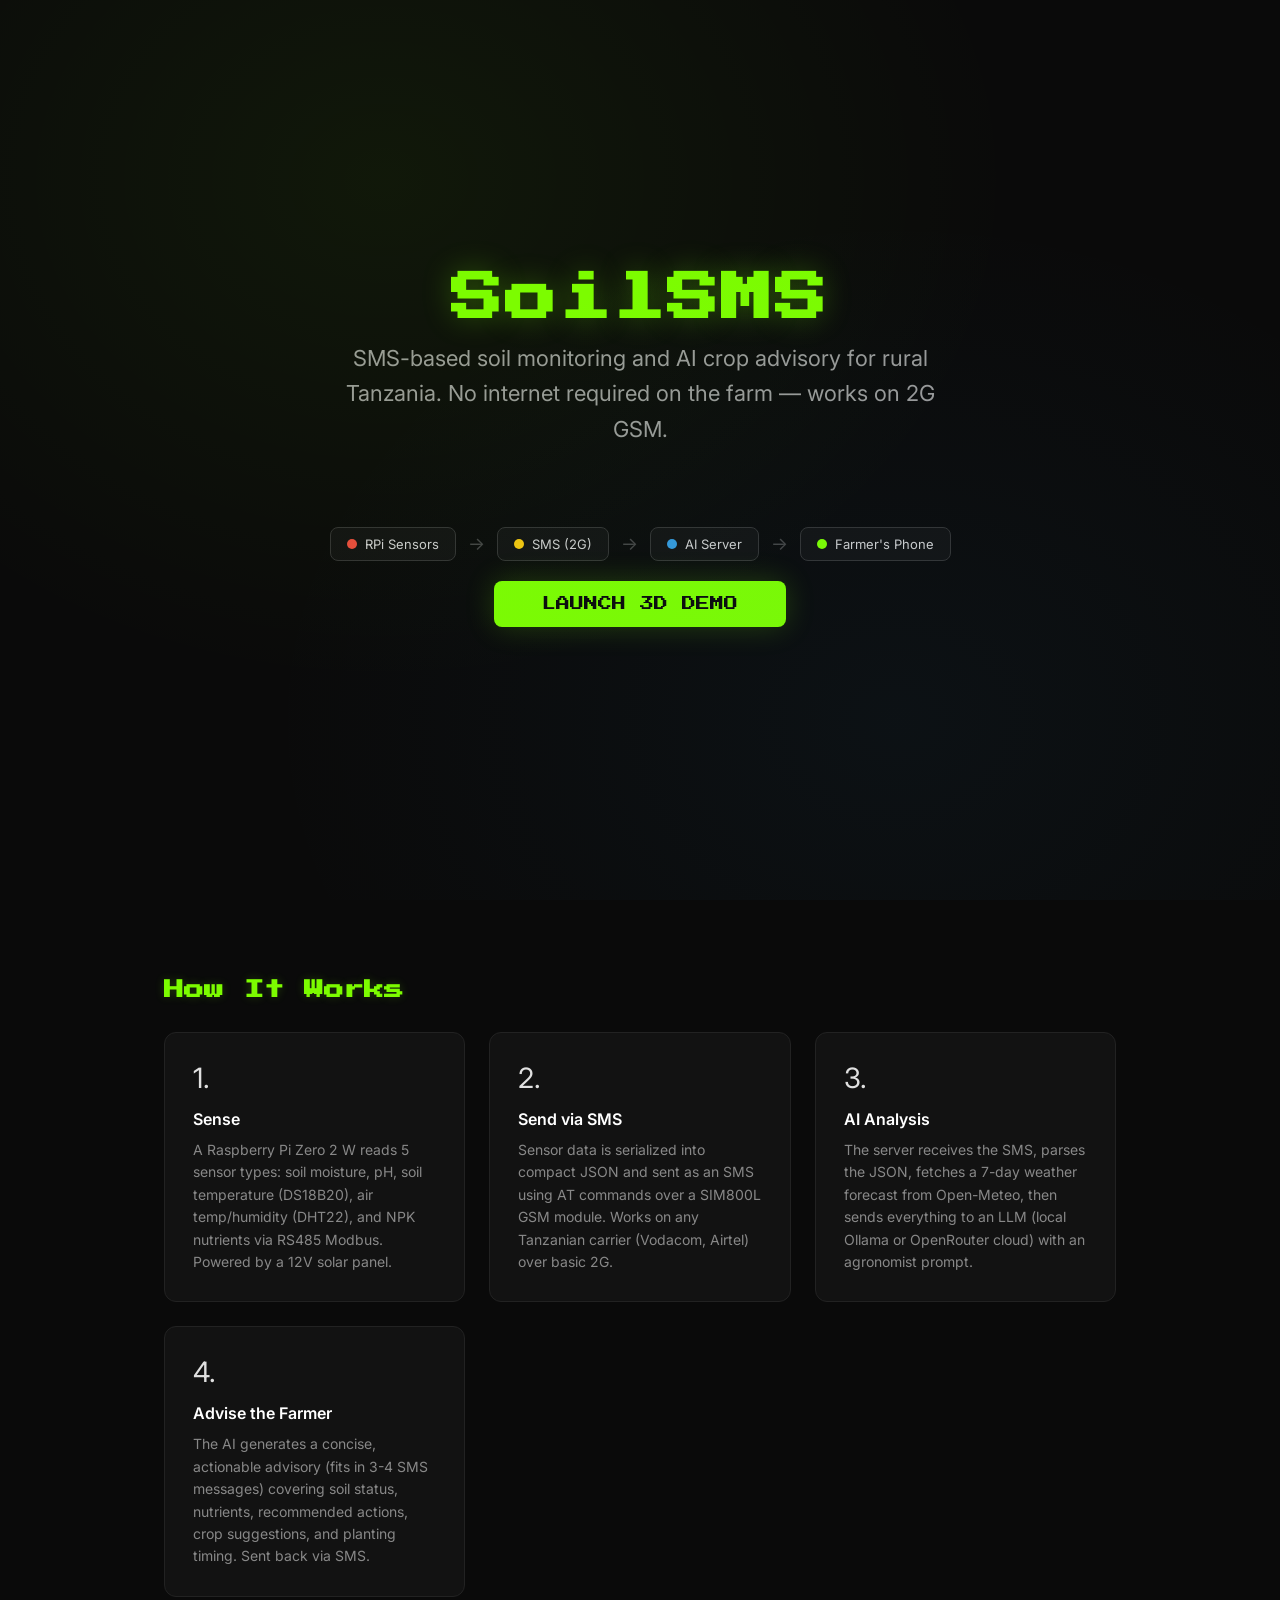
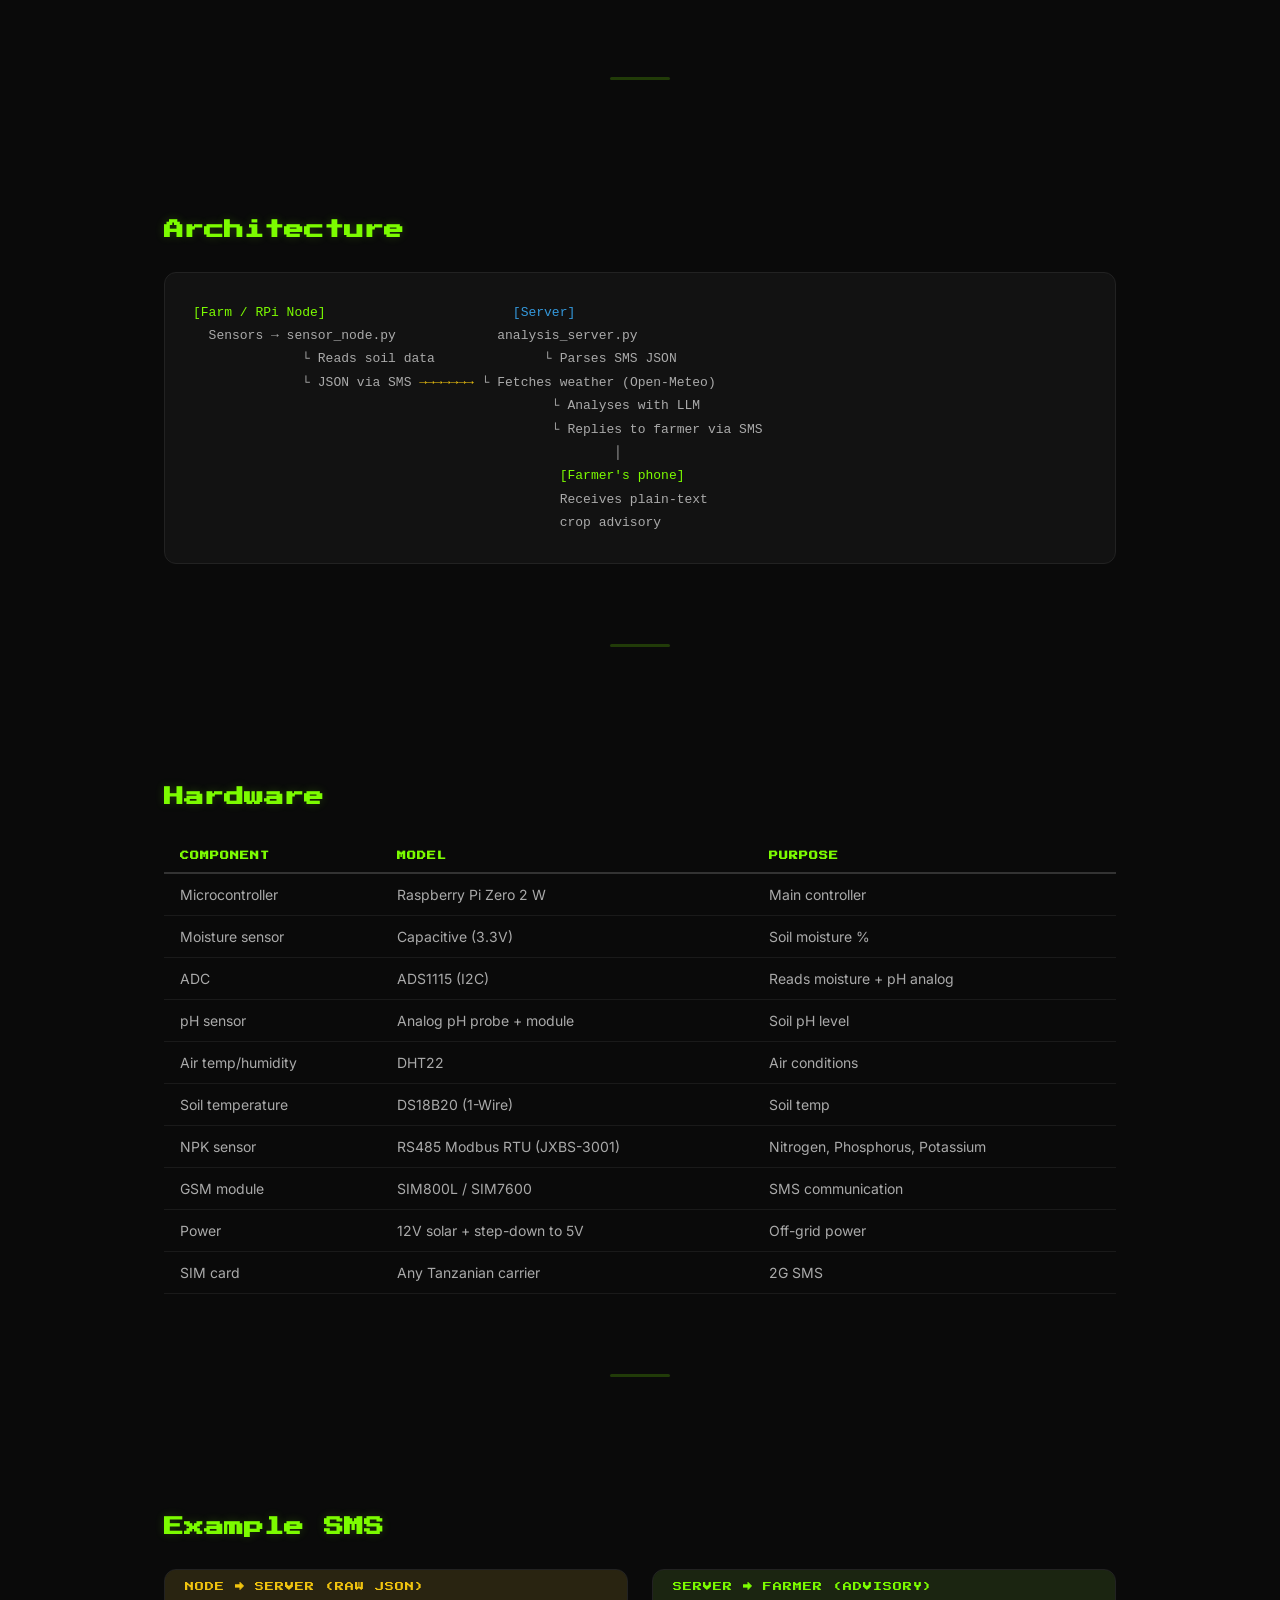
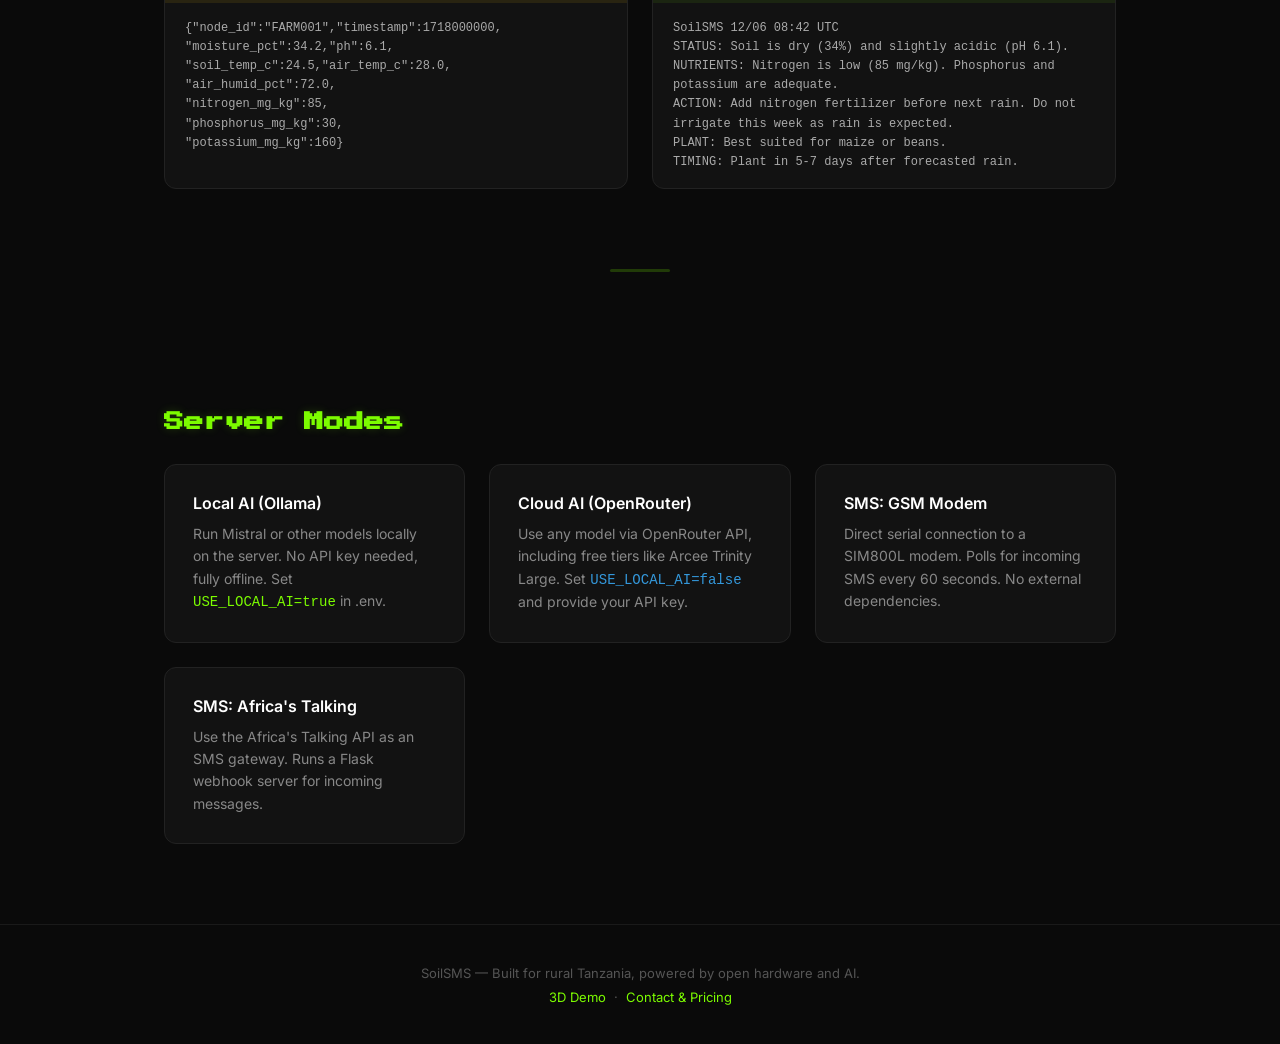
<file: demo/index.html>
<!DOCTYPE html>
<html lang="en">
<head>
<meta charset="UTF-8">
<meta name="viewport" content="width=device-width, initial-scale=1.0">
<title>SoilSMS — Smart Soil Monitoring for Rural Tanzania</title>
<style>
  @import url('https://fonts.googleapis.com/css2?family=Press+Start+2P&family=Inter:wght@400;500;600;700&display=swap');

  * { margin: 0; padding: 0; box-sizing: border-box; }

  body {
    background: #0a0a0a;
    color: #e0e0e0;
    font-family: 'Inter', sans-serif;
    overflow-x: hidden;
  }

  /* Hero */
  .hero {
    min-height: 100vh;
    display: flex;
    flex-direction: column;
    align-items: center;
    justify-content: center;
    text-align: center;
    padding: 40px 20px;
    position: relative;
    overflow: hidden;
  }
  .hero::before {
    content: '';
    position: absolute;
    inset: 0;
    background:
      radial-gradient(ellipse at 30% 20%, rgba(124,252,0,0.06) 0%, transparent 50%),
      radial-gradient(ellipse at 70% 80%, rgba(52,152,219,0.05) 0%, transparent 50%);
    pointer-events: none;
  }
  .hero-title {
    font-family: 'Press Start 2P', monospace;
    font-size: clamp(28px, 5vw, 52px);
    color: #7cfc00;
    text-shadow: 0 0 30px rgba(124,252,0,0.3);
    margin-bottom: 16px;
    letter-spacing: 2px;
  }
  .hero-subtitle {
    font-size: clamp(16px, 2.5vw, 22px);
    color: #999;
    max-width: 600px;
    line-height: 1.6;
    margin-bottom: 40px;
  }
  .hero-cta {
    display: inline-block;
    padding: 16px 48px;
    background: #7cfc00;
    color: #0a0a0a;
    font-family: 'Press Start 2P', monospace;
    font-size: 14px;
    text-decoration: none;
    border-radius: 8px;
    transition: all 0.3s;
    box-shadow: 0 0 30px rgba(124,252,0,0.2);
  }
  .hero-cta:hover {
    transform: translateY(-2px);
    box-shadow: 0 0 50px rgba(124,252,0,0.4);
    background: #90ff20;
  }

  /* Flow diagram */
  .flow-strip {
    display: flex;
    align-items: center;
    justify-content: center;
    gap: 12px;
    margin: 40px 0 20px;
    flex-wrap: wrap;
  }
  .flow-node {
    display: flex;
    align-items: center;
    gap: 8px;
    padding: 8px 16px;
    border-radius: 8px;
    border: 1px solid #333;
    background: rgba(255,255,255,0.03);
    font-size: 13px;
    color: #ccc;
  }
  .flow-node .dot {
    width: 10px;
    height: 10px;
    border-radius: 50%;
    flex-shrink: 0;
  }
  .flow-arrow {
    color: #444;
    font-size: 18px;
  }

  /* Sections */
  section {
    max-width: 1000px;
    margin: 0 auto;
    padding: 80px 24px;
  }
  section h2 {
    font-family: 'Press Start 2P', monospace;
    font-size: clamp(14px, 2.5vw, 20px);
    color: #7cfc00;
    margin-bottom: 32px;
    text-shadow: 0 0 10px rgba(124,252,0,0.2);
  }

  /* Cards grid */
  .cards {
    display: grid;
    grid-template-columns: repeat(auto-fit, minmax(280px, 1fr));
    gap: 24px;
  }
  .card {
    background: rgba(255,255,255,0.03);
    border: 1px solid #222;
    border-radius: 12px;
    padding: 28px;
    transition: border-color 0.3s, transform 0.3s;
  }
  .card:hover {
    border-color: #7cfc0044;
    transform: translateY(-2px);
  }
  .card-icon {
    font-size: 28px;
    margin-bottom: 14px;
    display: block;
  }
  .card h3 {
    font-size: 16px;
    font-weight: 600;
    color: #fff;
    margin-bottom: 10px;
  }
  .card p {
    font-size: 14px;
    color: #888;
    line-height: 1.6;
  }

  /* Architecture */
  .arch-block {
    background: rgba(255,255,255,0.03);
    border: 1px solid #222;
    border-radius: 12px;
    padding: 28px;
    font-family: 'Courier New', monospace;
    font-size: 13px;
    line-height: 1.8;
    color: #aaa;
    overflow-x: auto;
    white-space: pre;
  }
  .arch-block .hl-green { color: #7cfc00; }
  .arch-block .hl-blue { color: #3498db; }
  .arch-block .hl-yellow { color: #f1c40f; }

  /* Hardware table */
  .hw-table {
    width: 100%;
    border-collapse: collapse;
    font-size: 14px;
  }
  .hw-table th {
    text-align: left;
    padding: 12px 16px;
    border-bottom: 2px solid #333;
    color: #7cfc00;
    font-family: 'Press Start 2P', monospace;
    font-size: 9px;
    letter-spacing: 1px;
  }
  .hw-table td {
    padding: 12px 16px;
    border-bottom: 1px solid #1a1a1a;
    color: #aaa;
  }
  .hw-table tr:hover td {
    color: #ddd;
    background: rgba(255,255,255,0.02);
  }

  /* SMS example */
  .sms-examples {
    display: grid;
    grid-template-columns: repeat(auto-fit, minmax(320px, 1fr));
    gap: 24px;
  }
  .sms-box {
    background: rgba(255,255,255,0.03);
    border: 1px solid #222;
    border-radius: 12px;
    overflow: hidden;
  }
  .sms-box-header {
    padding: 12px 20px;
    font-family: 'Press Start 2P', monospace;
    font-size: 9px;
    letter-spacing: 1px;
  }
  .sms-box-header.send { background: rgba(241,196,15,0.1); color: #f1c40f; }
  .sms-box-header.recv { background: rgba(124,252,0,0.08); color: #7cfc00; }
  .sms-box pre {
    padding: 16px 20px;
    font-size: 12px;
    color: #aaa;
    line-height: 1.6;
    white-space: pre-wrap;
    word-break: break-word;
  }

  /* Footer */
  footer {
    text-align: center;
    padding: 40px 20px;
    border-top: 1px solid #1a1a1a;
    color: #555;
    font-size: 13px;
  }
  footer a { color: #7cfc00; text-decoration: none; }
  footer a:hover { text-decoration: underline; }

  /* Divider */
  .divider {
    width: 60px;
    height: 3px;
    background: #7cfc0033;
    border-radius: 2px;
    margin: 0 auto 60px;
  }
</style>
</head>
<body>

<!-- ====== HERO ====== -->
<div class="hero">
  <h1 class="hero-title">SoilSMS</h1>
  <p class="hero-subtitle">
    SMS-based soil monitoring and AI crop advisory for rural Tanzania.
    No internet required on the farm &mdash; works on 2G GSM.
  </p>

  <div class="flow-strip">
    <div class="flow-node"><div class="dot" style="background:#e74c3c;"></div> RPi Sensors</div>
    <span class="flow-arrow">&rarr;</span>
    <div class="flow-node"><div class="dot" style="background:#f1c40f;"></div> SMS (2G)</div>
    <span class="flow-arrow">&rarr;</span>
    <div class="flow-node"><div class="dot" style="background:#3498db;"></div> AI Server</div>
    <span class="flow-arrow">&rarr;</span>
    <div class="flow-node"><div class="dot" style="background:#7cfc00;"></div> Farmer's Phone</div>
  </div>

  <a href="demo.html" class="hero-cta">LAUNCH 3D DEMO</a>
</div>

<!-- ====== HOW IT WORKS ====== -->
<section>
  <h2>How It Works</h2>
  <div class="cards">
    <div class="card">
      <span class="card-icon">1.</span>
      <h3>Sense</h3>
      <p>A Raspberry Pi Zero 2 W reads 5 sensor types: soil moisture, pH, soil temperature (DS18B20), air temp/humidity (DHT22), and NPK nutrients via RS485 Modbus. Powered by a 12V solar panel.</p>
    </div>
    <div class="card">
      <span class="card-icon">2.</span>
      <h3>Send via SMS</h3>
      <p>Sensor data is serialized into compact JSON and sent as an SMS using AT commands over a SIM800L GSM module. Works on any Tanzanian carrier (Vodacom, Airtel) over basic 2G.</p>
    </div>
    <div class="card">
      <span class="card-icon">3.</span>
      <h3>AI Analysis</h3>
      <p>The server receives the SMS, parses the JSON, fetches a 7-day weather forecast from Open-Meteo, then sends everything to an LLM (local Ollama or OpenRouter cloud) with an agronomist prompt.</p>
    </div>
    <div class="card">
      <span class="card-icon">4.</span>
      <h3>Advise the Farmer</h3>
      <p>The AI generates a concise, actionable advisory (fits in 3-4 SMS messages) covering soil status, nutrients, recommended actions, crop suggestions, and planting timing. Sent back via SMS.</p>
    </div>
  </div>
</section>

<div class="divider"></div>

<!-- ====== ARCHITECTURE ====== -->
<section>
  <h2>Architecture</h2>
  <div class="arch-block"><span class="hl-green">[Farm / RPi Node]</span>                        <span class="hl-blue">[Server]</span>
  Sensors &rarr; sensor_node.py             analysis_server.py
              &boxur; Reads soil data              &boxur; Parses SMS JSON
              &boxur; JSON via SMS <span class="hl-yellow">&rarr;&rarr;&rarr;&rarr;&rarr;&rarr;&rarr;</span> &boxur; Fetches weather (Open-Meteo)
                                              &boxur; Analyses with LLM
                                              &boxur; Replies to farmer via SMS
                                                      &boxv;
                                               <span class="hl-green">[Farmer's phone]</span>
                                               Receives plain-text
                                               crop advisory</div>
</section>

<div class="divider"></div>

<!-- ====== HARDWARE ====== -->
<section>
  <h2>Hardware</h2>
  <table class="hw-table">
    <thead>
      <tr><th>COMPONENT</th><th>MODEL</th><th>PURPOSE</th></tr>
    </thead>
    <tbody>
      <tr><td>Microcontroller</td><td>Raspberry Pi Zero 2 W</td><td>Main controller</td></tr>
      <tr><td>Moisture sensor</td><td>Capacitive (3.3V)</td><td>Soil moisture %</td></tr>
      <tr><td>ADC</td><td>ADS1115 (I2C)</td><td>Reads moisture + pH analog</td></tr>
      <tr><td>pH sensor</td><td>Analog pH probe + module</td><td>Soil pH level</td></tr>
      <tr><td>Air temp/humidity</td><td>DHT22</td><td>Air conditions</td></tr>
      <tr><td>Soil temperature</td><td>DS18B20 (1-Wire)</td><td>Soil temp</td></tr>
      <tr><td>NPK sensor</td><td>RS485 Modbus RTU (JXBS-3001)</td><td>Nitrogen, Phosphorus, Potassium</td></tr>
      <tr><td>GSM module</td><td>SIM800L / SIM7600</td><td>SMS communication</td></tr>
      <tr><td>Power</td><td>12V solar + step-down to 5V</td><td>Off-grid power</td></tr>
      <tr><td>SIM card</td><td>Any Tanzanian carrier</td><td>2G SMS</td></tr>
    </tbody>
  </table>
</section>

<div class="divider"></div>

<!-- ====== SMS EXAMPLES ====== -->
<section>
  <h2>Example SMS</h2>
  <div class="sms-examples">
    <div class="sms-box">
      <div class="sms-box-header send">NODE &rarr; SERVER (RAW JSON)</div>
      <pre>{"node_id":"FARM001","timestamp":1718000000,
"moisture_pct":34.2,"ph":6.1,
"soil_temp_c":24.5,"air_temp_c":28.0,
"air_humid_pct":72.0,
"nitrogen_mg_kg":85,
"phosphorus_mg_kg":30,
"potassium_mg_kg":160}</pre>
    </div>
    <div class="sms-box">
      <div class="sms-box-header recv">SERVER &rarr; FARMER (ADVISORY)</div>
      <pre>SoilSMS 12/06 08:42 UTC
STATUS: Soil is dry (34%) and slightly acidic (pH 6.1).
NUTRIENTS: Nitrogen is low (85 mg/kg). Phosphorus and potassium are adequate.
ACTION: Add nitrogen fertilizer before next rain. Do not irrigate this week as rain is expected.
PLANT: Best suited for maize or beans.
TIMING: Plant in 5-7 days after forecasted rain.</pre>
    </div>
  </div>
</section>

<div class="divider"></div>

<!-- ====== SERVER MODES ====== -->
<section>
  <h2>Server Modes</h2>
  <div class="cards" style="grid-template-columns: repeat(auto-fit, minmax(240px, 1fr));">
    <div class="card">
      <h3>Local AI (Ollama)</h3>
      <p>Run Mistral or other models locally on the server. No API key needed, fully offline. Set <code style="color:#7cfc00;">USE_LOCAL_AI=true</code> in .env.</p>
    </div>
    <div class="card">
      <h3>Cloud AI (OpenRouter)</h3>
      <p>Use any model via OpenRouter API, including free tiers like Arcee Trinity Large. Set <code style="color:#3498db;">USE_LOCAL_AI=false</code> and provide your API key.</p>
    </div>
    <div class="card">
      <h3>SMS: GSM Modem</h3>
      <p>Direct serial connection to a SIM800L modem. Polls for incoming SMS every 60 seconds. No external dependencies.</p>
    </div>
    <div class="card">
      <h3>SMS: Africa's Talking</h3>
      <p>Use the Africa's Talking API as an SMS gateway. Runs a Flask webhook server for incoming messages.</p>
    </div>
  </div>
</section>

<footer>
  <p>SoilSMS &mdash; Built for rural Tanzania, powered by open hardware and AI.</p>
  <p style="margin-top:8px;">
    <a href="demo.html">3D Demo</a> &nbsp;&middot;&nbsp;
    <a href="contact.html">Contact &amp; Pricing</a>
  </p>
</footer>

</body>
</html>
</file>
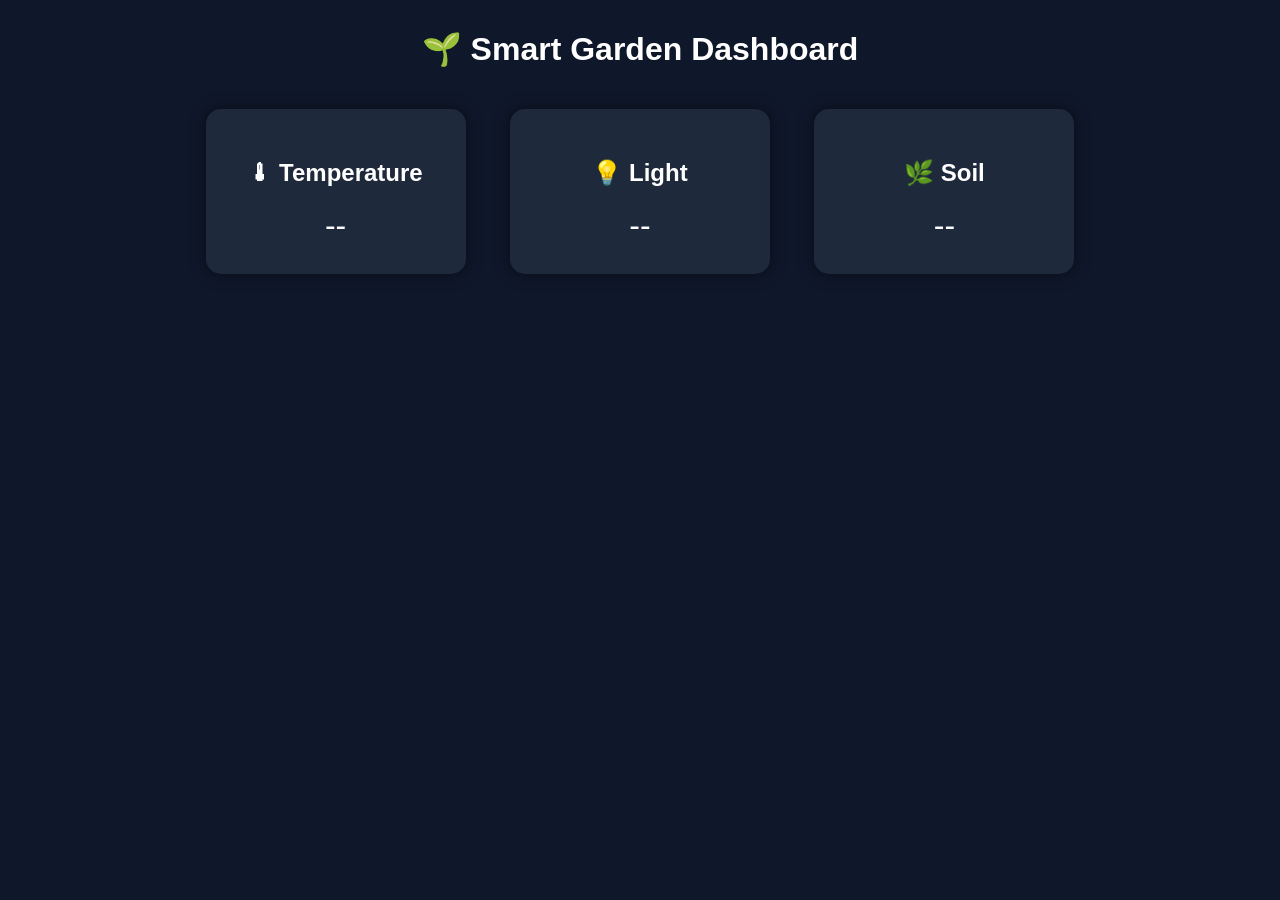
<file: test.html>
<!DOCTYPE html>
<html>
<head>
    <title>IoT Sensor Dashboard</title>
    <style>
        body {
            font-family: Arial;
            text-align: center;
            background: #0f172a;
            color: white;
        }

        .card {
            display: inline-block;
            margin: 20px;
            padding: 30px;
            border-radius: 15px;
            background: #1e293b;
            width: 200px;
            box-shadow: 0 0 15px rgba(0,0,0,0.5);
        }

        h1 {
            margin-top: 30px;
        }

        .value {
            font-size: 2em;
            margin-top: 10px;
        }
    </style>
</head>
<body>

<h1>🌱 Smart Garden Dashboard</h1>

<div class="card">
    <h2>🌡 Temperature</h2>
    <div id="temp" class="value">--</div>
</div>

<div class="card">
    <h2>💡 Light</h2>
    <div id="light" class="value">--</div>
</div>

<div class="card">
    <h2>🌿 Soil</h2>
    <div id="soil" class="value">--</div>
</div>

<script>
const CHANNEL_ID = "3303857";
const READ_API_KEY = "E0NPW68W1HOD2H7F";

function fetchData() {
    fetch(`https://api.thingspeak.com/channels/${CHANNEL_ID}/feeds.json?api_key=${READ_API_KEY}&results=1`)
        .then(response => response.json())
        .then(data => {
            const feed = data.feeds[0];

            const temp = feed.field1;
            const light = feed.field2;
            const soil = feed.field3;

            // ✅ Format to 2 decimal places
            document.getElementById("temp").innerText =
                temp ? parseFloat(temp).toFixed(2) + " °C" : "N/A";

            document.getElementById("light").innerText =
                light ? parseFloat(light).toFixed(2) + " lx" : "N/A";

            // Soil display
            if (soil == 1) {
                document.getElementById("soil").innerText = "WET 💧";
            } else if (soil == 0) {
                document.getElementById("soil").innerText = "DRY 🌵";
            } else {
                document.getElementById("soil").innerText = "N/A";
            }
        })
        .catch(error => console.log("Error:", error));
}

// Load immediately
fetchData();

// Refresh every 20 seconds (matches ThingSpeak rate)
setInterval(fetchData, 20000);
</script>

</body>
</html>
</file>
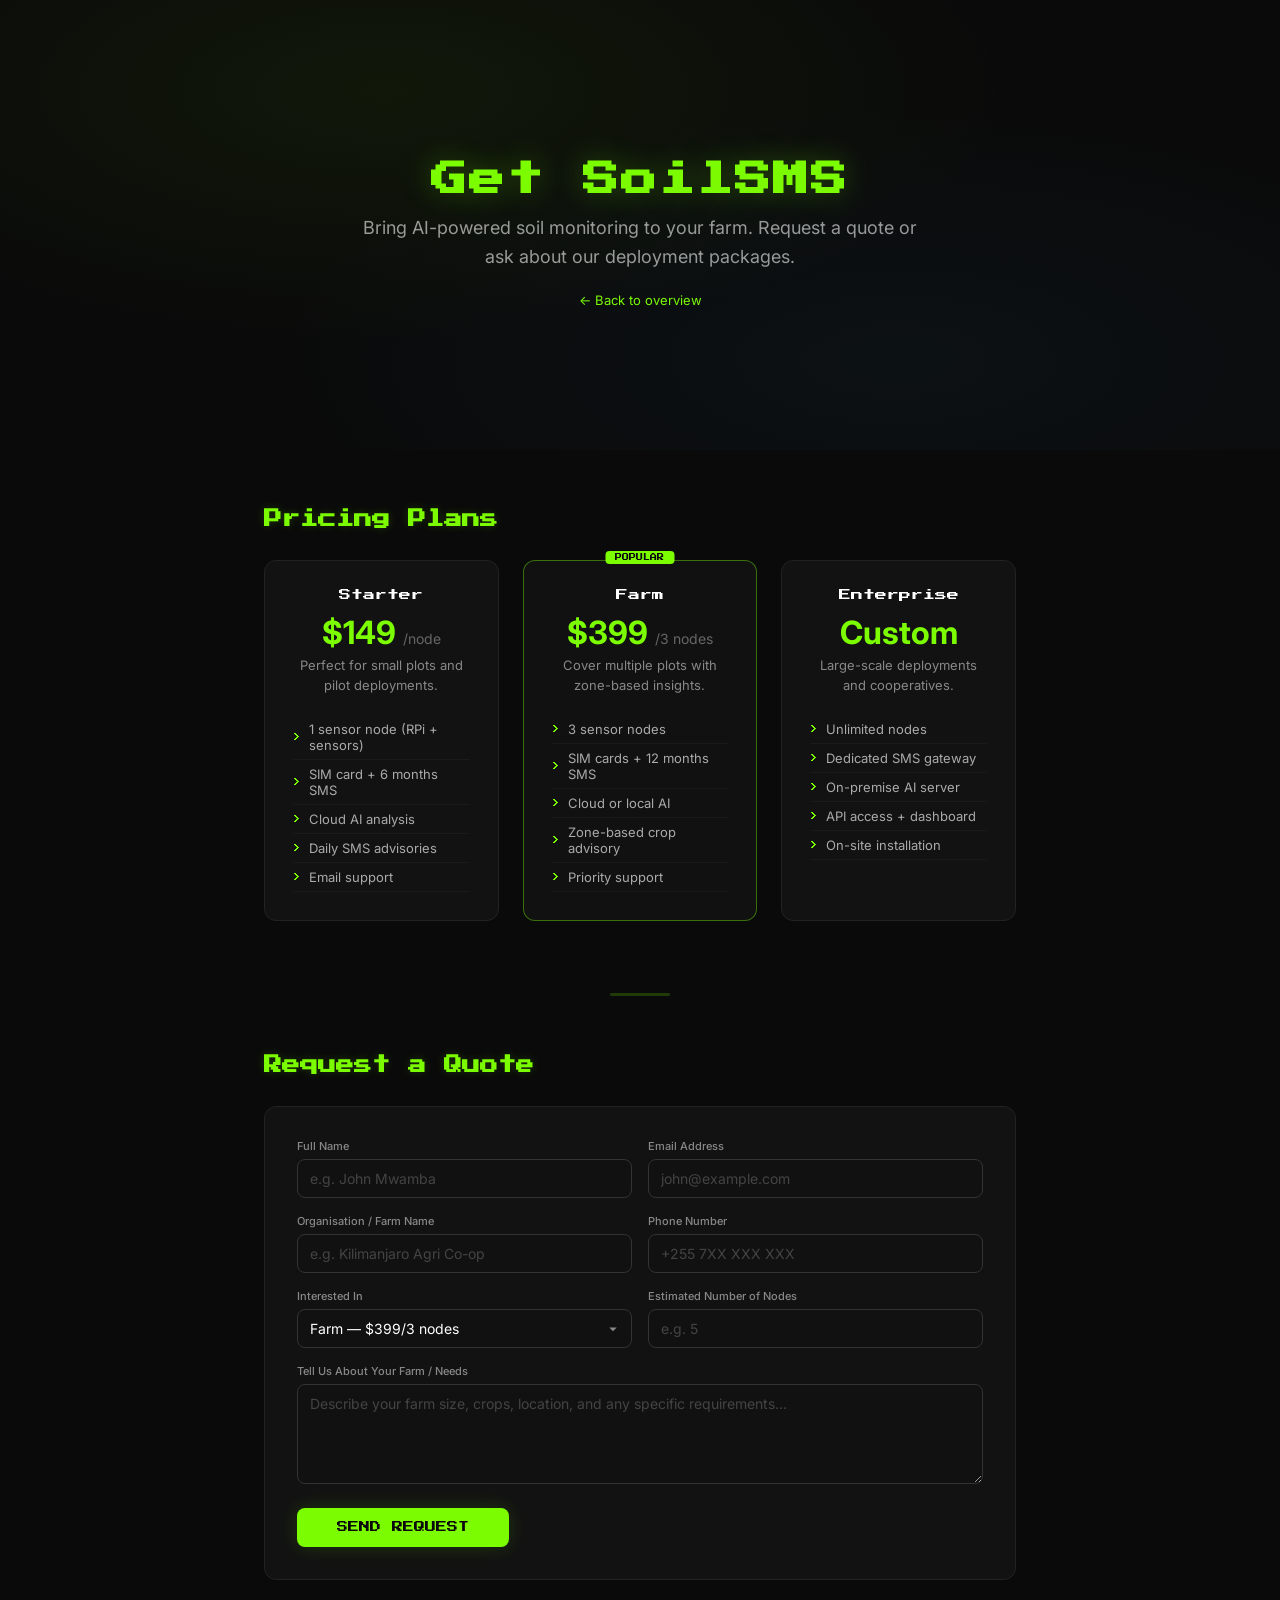
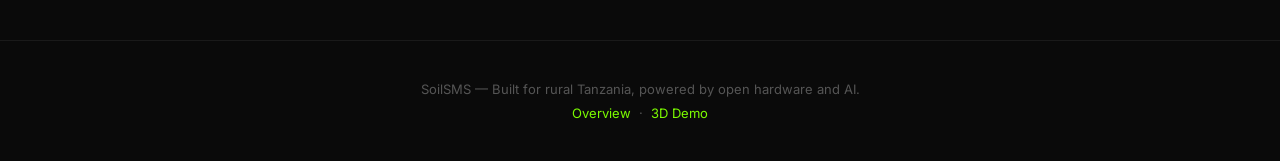
<file: demo/contact.html>
<!DOCTYPE html>
<html lang="en">
<head>
<meta charset="UTF-8">
<meta name="viewport" content="width=device-width, initial-scale=1.0">
<title>SoilSMS — Contact &amp; Pricing</title>
<style>
  @import url('https://fonts.googleapis.com/css2?family=Press+Start+2P&family=Inter:wght@400;500;600;700&display=swap');

  * { margin: 0; padding: 0; box-sizing: border-box; }

  body {
    background: #0a0a0a;
    color: #e0e0e0;
    font-family: 'Inter', sans-serif;
    overflow-x: hidden;
  }

  /* Hero */
  .hero {
    min-height: 50vh;
    display: flex;
    flex-direction: column;
    align-items: center;
    justify-content: center;
    text-align: center;
    padding: 60px 20px 40px;
    position: relative;
    overflow: hidden;
  }
  .hero::before {
    content: '';
    position: absolute;
    inset: 0;
    background:
      radial-gradient(ellipse at 30% 20%, rgba(124,252,0,0.06) 0%, transparent 50%),
      radial-gradient(ellipse at 70% 80%, rgba(52,152,219,0.05) 0%, transparent 50%);
    pointer-events: none;
  }
  .hero-title {
    font-family: 'Press Start 2P', monospace;
    font-size: clamp(20px, 4vw, 36px);
    color: #7cfc00;
    text-shadow: 0 0 30px rgba(124,252,0,0.3);
    margin-bottom: 16px;
    letter-spacing: 2px;
  }
  .hero-subtitle {
    font-size: clamp(14px, 2vw, 18px);
    color: #999;
    max-width: 560px;
    line-height: 1.6;
  }
  .hero-back {
    display: inline-block;
    margin-top: 20px;
    font-size: 13px;
    color: #7cfc00;
    text-decoration: none;
  }
  .hero-back:hover { text-decoration: underline; }

  /* Sections */
  section {
    max-width: 800px;
    margin: 0 auto;
    padding: 60px 24px;
  }
  section h2 {
    font-family: 'Press Start 2P', monospace;
    font-size: clamp(12px, 2vw, 18px);
    color: #7cfc00;
    margin-bottom: 32px;
    text-shadow: 0 0 10px rgba(124,252,0,0.2);
  }

  /* Divider */
  .divider {
    width: 60px;
    height: 3px;
    background: #7cfc0033;
    border-radius: 2px;
    margin: 0 auto 0;
  }

  /* Pricing cards */
  .pricing-grid {
    display: grid;
    grid-template-columns: repeat(auto-fit, minmax(220px, 1fr));
    gap: 24px;
    margin-bottom: 12px;
  }
  .pricing-card {
    background: rgba(255,255,255,0.03);
    border: 1px solid #222;
    border-radius: 12px;
    padding: 28px;
    text-align: center;
    transition: border-color 0.3s, transform 0.3s;
  }
  .pricing-card:hover {
    border-color: #7cfc0044;
    transform: translateY(-2px);
  }
  .pricing-card.featured {
    border-color: #7cfc0066;
    position: relative;
  }
  .pricing-card.featured::after {
    content: 'POPULAR';
    position: absolute;
    top: -10px;
    left: 50%;
    transform: translateX(-50%);
    font-family: 'Press Start 2P', monospace;
    font-size: 7px;
    background: #7cfc00;
    color: #0a0a0a;
    padding: 3px 10px;
    border-radius: 4px;
  }
  .pricing-tier {
    font-family: 'Press Start 2P', monospace;
    font-size: 12px;
    color: #fff;
    margin-bottom: 12px;
  }
  .pricing-price {
    font-size: 32px;
    font-weight: 700;
    color: #7cfc00;
    margin-bottom: 4px;
  }
  .pricing-price span {
    font-size: 14px;
    color: #666;
    font-weight: 400;
  }
  .pricing-desc {
    font-size: 13px;
    color: #888;
    line-height: 1.5;
    margin-bottom: 20px;
  }
  .pricing-features {
    list-style: none;
    text-align: left;
    font-size: 13px;
    color: #aaa;
  }
  .pricing-features li {
    padding: 6px 0;
    border-bottom: 1px solid #1a1a1a;
    display: flex;
    align-items: center;
    gap: 8px;
  }
  .pricing-features li::before {
    content: '>';
    color: #7cfc00;
    font-family: 'Press Start 2P', monospace;
    font-size: 8px;
    flex-shrink: 0;
  }

  /* Contact form */
  .contact-form {
    background: rgba(255,255,255,0.03);
    border: 1px solid #222;
    border-radius: 12px;
    padding: 32px;
  }
  .form-row {
    display: grid;
    grid-template-columns: 1fr 1fr;
    gap: 16px;
    margin-bottom: 16px;
  }
  .form-group {
    display: flex;
    flex-direction: column;
  }
  .form-group.full {
    grid-column: 1 / -1;
  }
  .form-group label {
    font-size: 11px;
    color: #888;
    margin-bottom: 6px;
    font-weight: 500;
  }
  .form-group input,
  .form-group select,
  .form-group textarea {
    background: #111;
    border: 1px solid #333;
    border-radius: 8px;
    padding: 10px 12px;
    color: #fff;
    font-size: 14px;
    font-family: 'Inter', sans-serif;
    outline: none;
    transition: border-color 0.2s;
  }
  .form-group input:focus,
  .form-group select:focus,
  .form-group textarea:focus {
    border-color: #7cfc00;
  }
  .form-group input::placeholder,
  .form-group textarea::placeholder {
    color: #444;
  }
  .form-group textarea {
    resize: vertical;
    min-height: 100px;
  }
  .form-group select {
    cursor: pointer;
    appearance: none;
    background-image: url("data:image/svg+xml,%3Csvg xmlns='http://www.w3.org/2000/svg' width='12' height='12' fill='%23888' viewBox='0 0 16 16'%3E%3Cpath d='M8 11L3 6h10z'/%3E%3C/svg%3E");
    background-repeat: no-repeat;
    background-position: right 12px center;
  }
  .form-group select option {
    background: #111;
    color: #fff;
  }

  .form-submit {
    display: inline-block;
    padding: 14px 40px;
    background: #7cfc00;
    color: #0a0a0a;
    font-family: 'Press Start 2P', monospace;
    font-size: 11px;
    border: none;
    border-radius: 8px;
    cursor: pointer;
    transition: all 0.3s;
    box-shadow: 0 0 20px rgba(124,252,0,0.15);
    margin-top: 8px;
  }
  .form-submit:hover {
    transform: translateY(-2px);
    box-shadow: 0 0 40px rgba(124,252,0,0.3);
    background: #90ff20;
  }

  /* Confirmation popup */
  .confirm-overlay {
    display: none;
    position: fixed;
    inset: 0;
    background: rgba(0,0,0,0.85);
    z-index: 100;
    align-items: center;
    justify-content: center;
  }
  .confirm-overlay.visible {
    display: flex;
  }
  .confirm-card {
    background: #111;
    border: 1px solid #7cfc0066;
    border-radius: 16px;
    padding: 40px;
    text-align: center;
    max-width: 420px;
    box-shadow: 0 0 60px rgba(124,252,0,0.1);
  }
  .confirm-card .checkmark {
    font-size: 48px;
    margin-bottom: 16px;
  }
  .confirm-card h3 {
    font-family: 'Press Start 2P', monospace;
    font-size: 14px;
    color: #7cfc00;
    margin-bottom: 12px;
  }
  .confirm-card p {
    font-size: 14px;
    color: #888;
    line-height: 1.6;
    margin-bottom: 24px;
  }
  .confirm-close {
    padding: 10px 32px;
    background: transparent;
    border: 1px solid #7cfc00;
    color: #7cfc00;
    font-family: 'Press Start 2P', monospace;
    font-size: 10px;
    border-radius: 8px;
    cursor: pointer;
    transition: all 0.2s;
  }
  .confirm-close:hover {
    background: #7cfc00;
    color: #0a0a0a;
  }

  /* Footer */
  footer {
    text-align: center;
    padding: 40px 20px;
    border-top: 1px solid #1a1a1a;
    color: #555;
    font-size: 13px;
  }
  footer a { color: #7cfc00; text-decoration: none; }
  footer a:hover { text-decoration: underline; }

  @media (max-width: 500px) {
    .form-row {
      grid-template-columns: 1fr;
    }
  }
</style>
</head>
<body>

<!-- ====== HERO ====== -->
<div class="hero">
  <h1 class="hero-title">Get SoilSMS</h1>
  <p class="hero-subtitle">
    Bring AI-powered soil monitoring to your farm.
    Request a quote or ask about our deployment packages.
  </p>
  <a href="index.html" class="hero-back">&larr; Back to overview</a>
</div>

<!-- ====== PRICING ====== -->
<section>
  <h2>Pricing Plans</h2>
  <div class="pricing-grid">
    <div class="pricing-card">
      <div class="pricing-tier">Starter</div>
      <div class="pricing-price">$149 <span>/node</span></div>
      <p class="pricing-desc">Perfect for small plots and pilot deployments.</p>
      <ul class="pricing-features">
        <li>1 sensor node (RPi + sensors)</li>
        <li>SIM card + 6 months SMS</li>
        <li>Cloud AI analysis</li>
        <li>Daily SMS advisories</li>
        <li>Email support</li>
      </ul>
    </div>
    <div class="pricing-card featured">
      <div class="pricing-tier">Farm</div>
      <div class="pricing-price">$399 <span>/3 nodes</span></div>
      <p class="pricing-desc">Cover multiple plots with zone-based insights.</p>
      <ul class="pricing-features">
        <li>3 sensor nodes</li>
        <li>SIM cards + 12 months SMS</li>
        <li>Cloud or local AI</li>
        <li>Zone-based crop advisory</li>
        <li>Priority support</li>
      </ul>
    </div>
    <div class="pricing-card">
      <div class="pricing-tier">Enterprise</div>
      <div class="pricing-price">Custom</div>
      <p class="pricing-desc">Large-scale deployments and cooperatives.</p>
      <ul class="pricing-features">
        <li>Unlimited nodes</li>
        <li>Dedicated SMS gateway</li>
        <li>On-premise AI server</li>
        <li>API access + dashboard</li>
        <li>On-site installation</li>
      </ul>
    </div>
  </div>
</section>

<div class="divider"></div>

<!-- ====== CONTACT FORM ====== -->
<section>
  <h2>Request a Quote</h2>
  <form class="contact-form" id="contact-form">
    <div class="form-row">
      <div class="form-group">
        <label for="name">Full Name</label>
        <input type="text" id="name" placeholder="e.g. John Mwamba" required>
      </div>
      <div class="form-group">
        <label for="email">Email Address</label>
        <input type="email" id="email" placeholder="john@example.com" required>
      </div>
    </div>
    <div class="form-row">
      <div class="form-group">
        <label for="org">Organisation / Farm Name</label>
        <input type="text" id="org" placeholder="e.g. Kilimanjaro Agri Co-op">
      </div>
      <div class="form-group">
        <label for="phone">Phone Number</label>
        <input type="tel" id="phone" placeholder="+255 7XX XXX XXX">
      </div>
    </div>
    <div class="form-row">
      <div class="form-group">
        <label for="plan">Interested In</label>
        <select id="plan">
          <option value="starter">Starter — $149/node</option>
          <option value="farm" selected>Farm — $399/3 nodes</option>
          <option value="enterprise">Enterprise — Custom pricing</option>
          <option value="unsure">Not sure yet — advise me</option>
        </select>
      </div>
      <div class="form-group">
        <label for="nodes">Estimated Number of Nodes</label>
        <input type="number" id="nodes" placeholder="e.g. 5" min="1">
      </div>
    </div>
    <div class="form-row">
      <div class="form-group full">
        <label for="message">Tell Us About Your Farm / Needs</label>
        <textarea id="message" placeholder="Describe your farm size, crops, location, and any specific requirements..."></textarea>
      </div>
    </div>
    <button type="submit" class="form-submit">SEND REQUEST</button>
  </form>
</section>

<!-- Confirmation popup -->
<div class="confirm-overlay" id="confirm-overlay">
  <div class="confirm-card">
    <div class="checkmark">&#10003;</div>
    <h3>Request Sent!</h3>
    <p>Thanks for your interest in SoilSMS. Our team will review your inquiry and get back to you within 48 hours via email.</p>
    <button class="confirm-close" id="confirm-close">OK</button>
  </div>
</div>

<footer>
  <p>SoilSMS &mdash; Built for rural Tanzania, powered by open hardware and AI.</p>
  <p style="margin-top:8px;">
    <a href="index.html">Overview</a> &nbsp;&middot;&nbsp;
    <a href="demo.html">3D Demo</a>
  </p>
</footer>

<script>
  document.getElementById('contact-form').addEventListener('submit', function(e) {
    e.preventDefault();
    document.getElementById('confirm-overlay').classList.add('visible');
  });
  document.getElementById('confirm-close').addEventListener('click', function() {
    document.getElementById('confirm-overlay').classList.remove('visible');
    document.getElementById('contact-form').reset();
  });
</script>

</body>
</html>
</file>
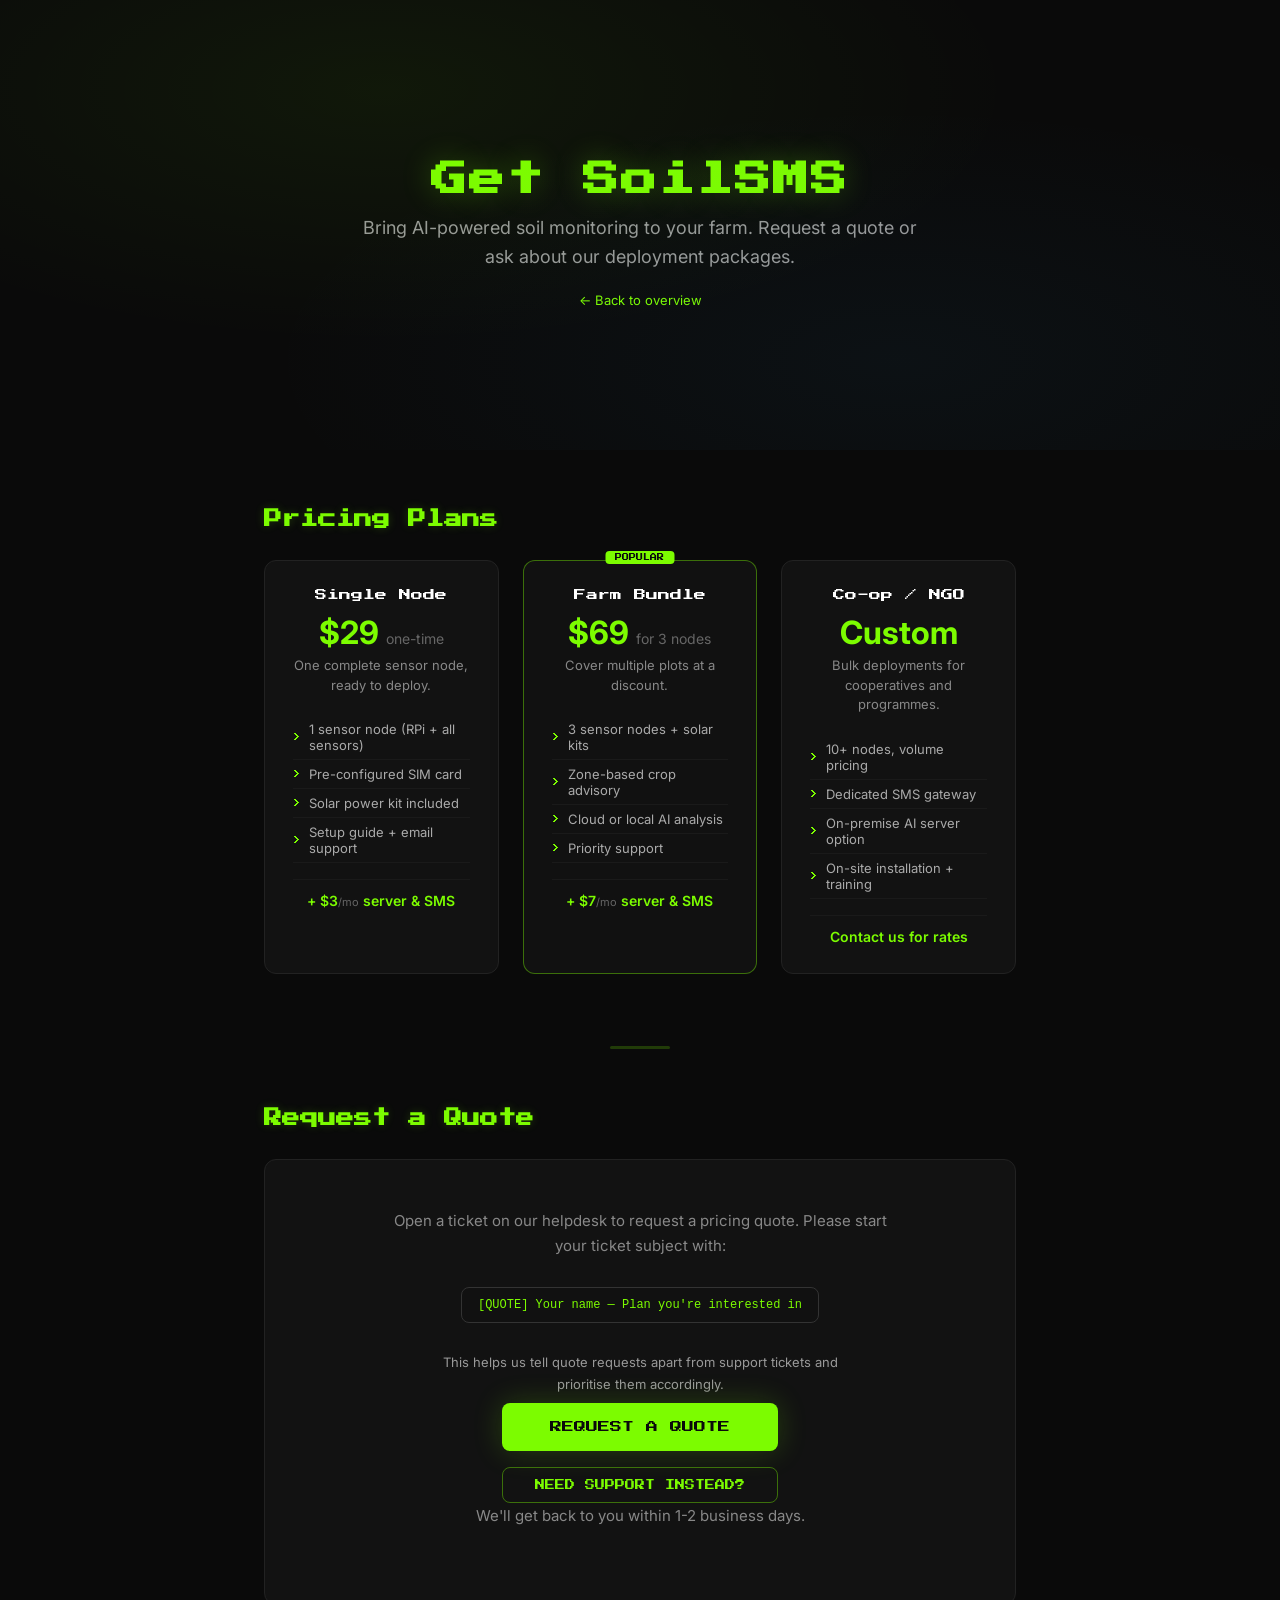
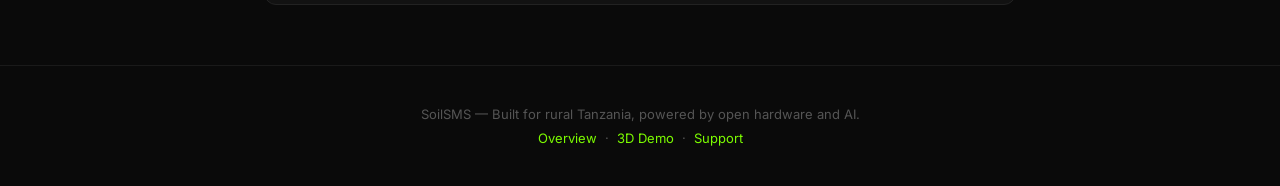
<file: docs/contact.html>
<!DOCTYPE html>
<html lang="en">
<head>
<meta charset="UTF-8">
<meta name="viewport" content="width=device-width, initial-scale=1.0">
<title>SoilSMS — Contact &amp; Pricing</title>
<style>
  @import url('https://fonts.googleapis.com/css2?family=Press+Start+2P&family=Inter:wght@400;500;600;700&display=swap');

  * { margin: 0; padding: 0; box-sizing: border-box; }

  body {
    background: #0a0a0a;
    color: #e0e0e0;
    font-family: 'Inter', sans-serif;
    overflow-x: hidden;
  }

  /* Hero */
  .hero {
    min-height: 50vh;
    display: flex;
    flex-direction: column;
    align-items: center;
    justify-content: center;
    text-align: center;
    padding: 60px 20px 40px;
    position: relative;
    overflow: hidden;
  }
  .hero::before {
    content: '';
    position: absolute;
    inset: 0;
    background:
      radial-gradient(ellipse at 30% 20%, rgba(124,252,0,0.06) 0%, transparent 50%),
      radial-gradient(ellipse at 70% 80%, rgba(52,152,219,0.05) 0%, transparent 50%);
    pointer-events: none;
  }
  .hero-title {
    font-family: 'Press Start 2P', monospace;
    font-size: clamp(20px, 4vw, 36px);
    color: #7cfc00;
    text-shadow: 0 0 30px rgba(124,252,0,0.3);
    margin-bottom: 16px;
    letter-spacing: 2px;
  }
  .hero-subtitle {
    font-size: clamp(14px, 2vw, 18px);
    color: #999;
    max-width: 560px;
    line-height: 1.6;
  }
  .hero-back {
    display: inline-block;
    margin-top: 20px;
    font-size: 13px;
    color: #7cfc00;
    text-decoration: none;
  }
  .hero-back:hover { text-decoration: underline; }

  /* Sections */
  section {
    max-width: 800px;
    margin: 0 auto;
    padding: 60px 24px;
  }
  section h2 {
    font-family: 'Press Start 2P', monospace;
    font-size: clamp(12px, 2vw, 18px);
    color: #7cfc00;
    margin-bottom: 32px;
    text-shadow: 0 0 10px rgba(124,252,0,0.2);
  }

  /* Divider */
  .divider {
    width: 60px;
    height: 3px;
    background: #7cfc0033;
    border-radius: 2px;
    margin: 0 auto 0;
  }

  /* Pricing cards */
  .pricing-grid {
    display: grid;
    grid-template-columns: repeat(auto-fit, minmax(220px, 1fr));
    gap: 24px;
    margin-bottom: 12px;
  }
  .pricing-card {
    background: rgba(255,255,255,0.03);
    border: 1px solid #222;
    border-radius: 12px;
    padding: 28px;
    text-align: center;
    transition: border-color 0.3s, transform 0.3s;
  }
  .pricing-card:hover {
    border-color: #7cfc0044;
    transform: translateY(-2px);
  }
  .pricing-card.featured {
    border-color: #7cfc0066;
    position: relative;
  }
  .pricing-card.featured::after {
    content: 'POPULAR';
    position: absolute;
    top: -10px;
    left: 50%;
    transform: translateX(-50%);
    font-family: 'Press Start 2P', monospace;
    font-size: 7px;
    background: #7cfc00;
    color: #0a0a0a;
    padding: 3px 10px;
    border-radius: 4px;
  }
  .pricing-tier {
    font-family: 'Press Start 2P', monospace;
    font-size: 12px;
    color: #fff;
    margin-bottom: 12px;
  }
  .pricing-price {
    font-size: 32px;
    font-weight: 700;
    color: #7cfc00;
    margin-bottom: 4px;
  }
  .pricing-price span {
    font-size: 14px;
    color: #666;
    font-weight: 400;
  }
  .pricing-desc {
    font-size: 13px;
    color: #888;
    line-height: 1.5;
    margin-bottom: 20px;
  }
  .pricing-features {
    list-style: none;
    text-align: left;
    font-size: 13px;
    color: #aaa;
  }
  .pricing-features li {
    padding: 6px 0;
    border-bottom: 1px solid #1a1a1a;
    display: flex;
    align-items: center;
    gap: 8px;
  }
  .pricing-features li::before {
    content: '>';
    color: #7cfc00;
    font-family: 'Press Start 2P', monospace;
    font-size: 8px;
    flex-shrink: 0;
  }

  .pricing-fee {
    margin-top: 16px;
    padding-top: 12px;
    border-top: 1px solid #1a1a1a;
    font-size: 14px;
    color: #7cfc00;
    font-weight: 600;
  }
  .pricing-fee span {
    font-size: 11px;
    color: #666;
    font-weight: 400;
  }

  /* CTA box */
  .cta-box {
    background: rgba(255,255,255,0.03);
    border: 1px solid #222;
    border-radius: 12px;
    padding: 48px 32px;
    text-align: center;
  }
  .cta-box p {
    font-size: 15px;
    color: #888;
    line-height: 1.7;
    max-width: 500px;
    margin: 0 auto 28px;
  }
  .cta-box .cta-hint {
    font-size: 13px;
    color: #999;
    margin: 0 auto 8px;
    max-width: 440px;
  }
  .cta-box .cta-prefill {
    display: inline-block;
    background: #111;
    border: 1px solid #333;
    border-radius: 8px;
    padding: 10px 16px;
    font-family: monospace;
    font-size: 12px;
    color: #7cfc00;
    margin-bottom: 28px;
    user-select: all;
  }
  .cta-btn {
    display: inline-block;
    padding: 18px 48px;
    background: #7cfc00;
    color: #0a0a0a;
    font-family: 'Press Start 2P', monospace;
    font-size: 12px;
    text-decoration: none;
    border-radius: 8px;
    transition: all 0.3s;
    box-shadow: 0 0 30px rgba(124,252,0,0.2);
  }
  .cta-btn:hover {
    transform: translateY(-3px);
    box-shadow: 0 0 50px rgba(124,252,0,0.4);
    background: #90ff20;
  }
  .cta-btn-secondary {
    display: inline-block;
    margin-top: 16px;
    padding: 12px 32px;
    background: transparent;
    color: #7cfc00;
    font-family: 'Press Start 2P', monospace;
    font-size: 10px;
    text-decoration: none;
    border: 1px solid #7cfc0066;
    border-radius: 8px;
    transition: all 0.3s;
  }
  .cta-btn-secondary:hover {
    background: rgba(124,252,0,0.1);
    border-color: #7cfc00;
  }
  .cta-note {
    margin-top: 20px;
    font-size: 12px;
    color: #555;
  }

  /* Footer */
  footer {
    text-align: center;
    padding: 40px 20px;
    border-top: 1px solid #1a1a1a;
    color: #555;
    font-size: 13px;
  }
  footer a { color: #7cfc00; text-decoration: none; }
  footer a:hover { text-decoration: underline; }


</style>
</head>
<body>

<!-- ====== HERO ====== -->
<div class="hero">
  <h1 class="hero-title">Get SoilSMS</h1>
  <p class="hero-subtitle">
    Bring AI-powered soil monitoring to your farm.
    Request a quote or ask about our deployment packages.
  </p>
  <a href="index.html" class="hero-back">&larr; Back to overview</a>
</div>

<!-- ====== PRICING ====== -->
<section>
  <h2>Pricing Plans</h2>
  <div class="pricing-grid">
    <div class="pricing-card">
      <div class="pricing-tier">Single Node</div>
      <div class="pricing-price">$29 <span>one-time</span></div>
      <p class="pricing-desc">One complete sensor node, ready to deploy.</p>
      <ul class="pricing-features">
        <li>1 sensor node (RPi + all sensors)</li>
        <li>Pre-configured SIM card</li>
        <li>Solar power kit included</li>
        <li>Setup guide + email support</li>
      </ul>
      <div class="pricing-fee">+ $3<span>/mo</span> server &amp; SMS</div>
    </div>
    <div class="pricing-card featured">
      <div class="pricing-tier">Farm Bundle</div>
      <div class="pricing-price">$69 <span>for 3 nodes</span></div>
      <p class="pricing-desc">Cover multiple plots at a discount.</p>
      <ul class="pricing-features">
        <li>3 sensor nodes + solar kits</li>
        <li>Zone-based crop advisory</li>
        <li>Cloud or local AI analysis</li>
        <li>Priority support</li>
      </ul>
      <div class="pricing-fee">+ $7<span>/mo</span> server &amp; SMS</div>
    </div>
    <div class="pricing-card">
      <div class="pricing-tier">Co-op / NGO</div>
      <div class="pricing-price">Custom</div>
      <p class="pricing-desc">Bulk deployments for cooperatives and programmes.</p>
      <ul class="pricing-features">
        <li>10+ nodes, volume pricing</li>
        <li>Dedicated SMS gateway</li>
        <li>On-premise AI server option</li>
        <li>On-site installation + training</li>
      </ul>
      <div class="pricing-fee">Contact us for rates</div>
    </div>
  </div>
</section>

<div class="divider"></div>

<!-- ====== REQUEST A QUOTE ====== -->
<section>
  <h2>Request a Quote</h2>
  <div class="cta-box">
    <p>Open a ticket on our helpdesk to request a pricing quote. Please start your ticket subject with:</p>
    <div class="cta-prefill">[QUOTE] Your name — Plan you're interested in</div>
    <p class="cta-hint">This helps us tell quote requests apart from support tickets and prioritise them accordingly.</p>
    <a href="https://mysticfoxxo.odoo.com/helpdesk" target="_blank" class="cta-btn">REQUEST A QUOTE</a>
    <br>
    <a href="support.html" class="cta-btn-secondary">NEED SUPPORT INSTEAD?</a>
    <p class="cta-note">We'll get back to you within 1-2 business days.</p>
  </div>
</section>

<footer>
  <p>SoilSMS &mdash; Built for rural Tanzania, powered by open hardware and AI.</p>
  <p style="margin-top:8px;">
    <a href="index.html">Overview</a> &nbsp;&middot;&nbsp;
    <a href="demo.html">3D Demo</a> &nbsp;&middot;&nbsp;
    <a href="support.html">Support</a>
  </p>
</footer>


</body>
</html>
</file>
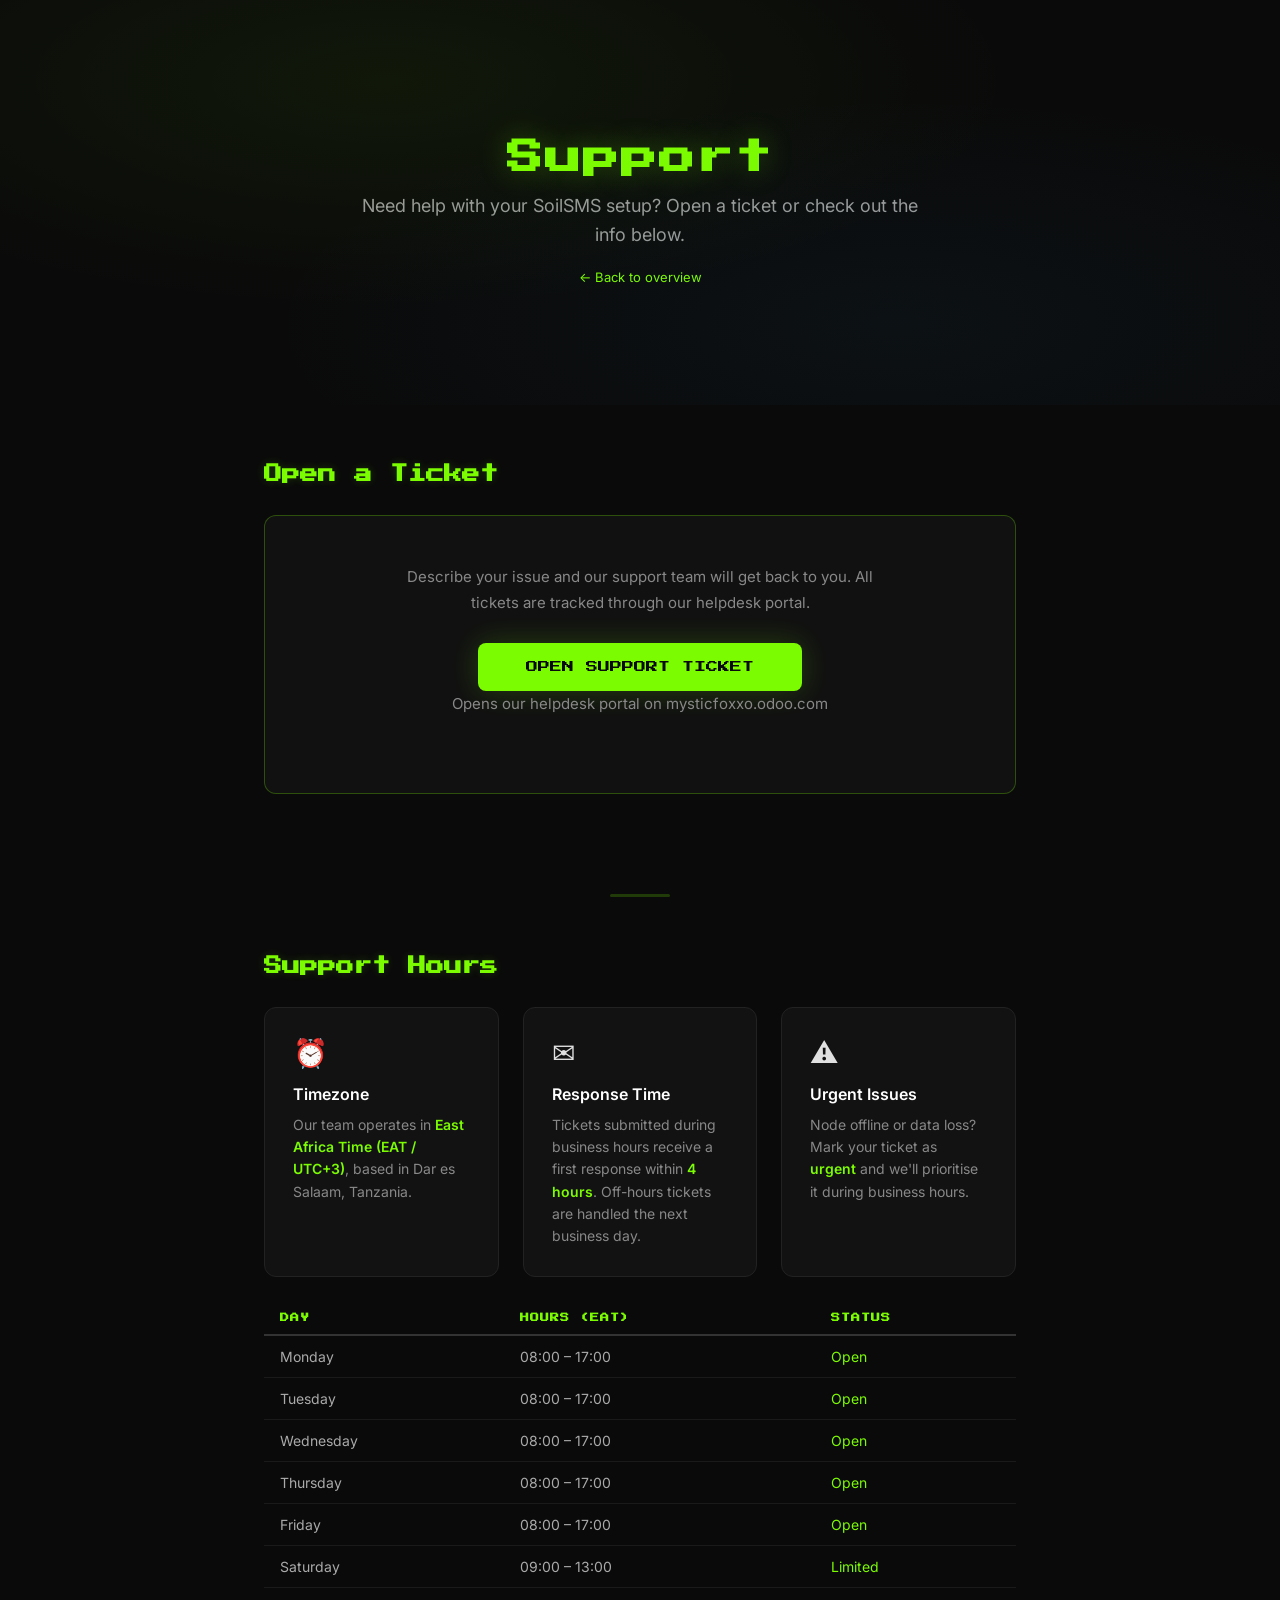
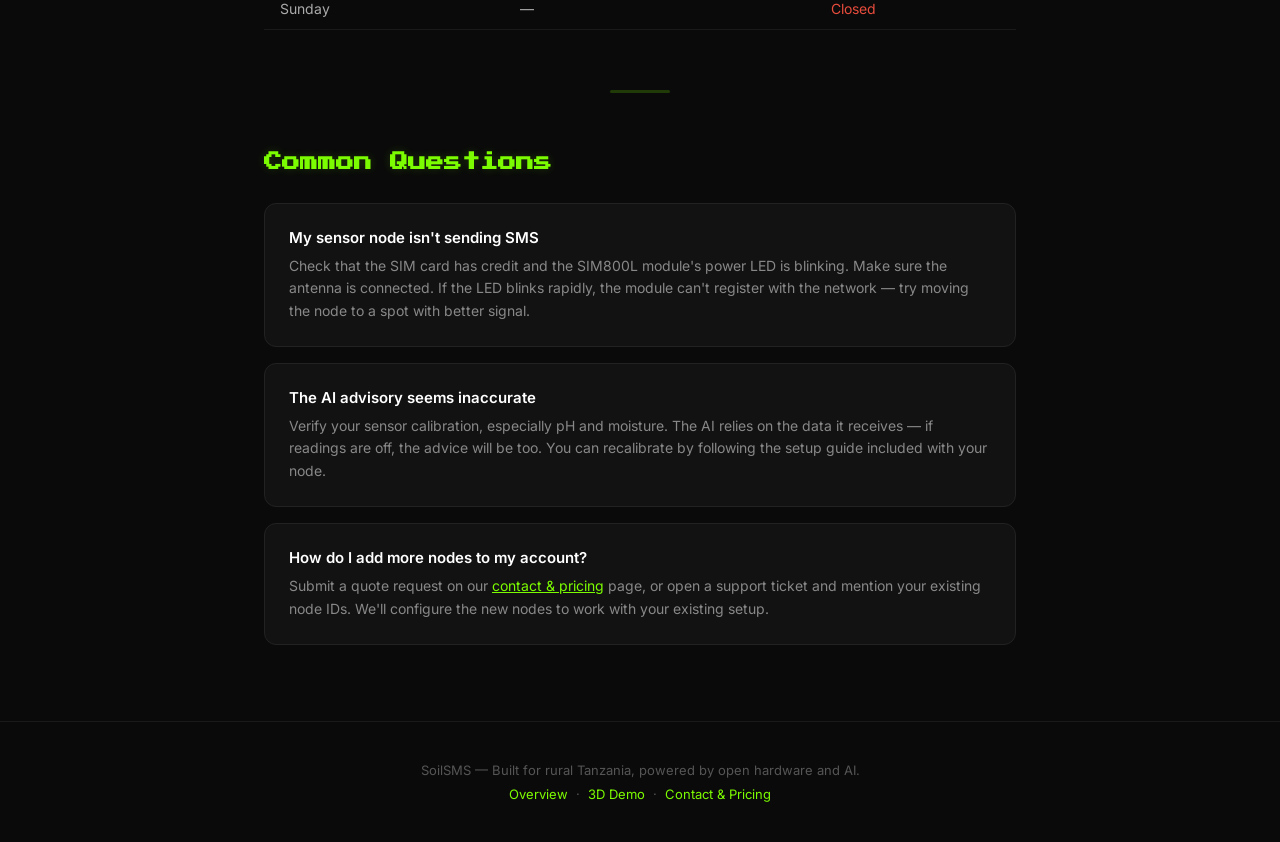
<file: docs/support.html>
<!DOCTYPE html>
<html lang="en">
<head>
<meta charset="UTF-8">
<meta name="viewport" content="width=device-width, initial-scale=1.0">
<title>SoilSMS — Support</title>
<style>
  @import url('https://fonts.googleapis.com/css2?family=Press+Start+2P&family=Inter:wght@400;500;600;700&display=swap');

  * { margin: 0; padding: 0; box-sizing: border-box; }

  body {
    background: #0a0a0a;
    color: #e0e0e0;
    font-family: 'Inter', sans-serif;
    overflow-x: hidden;
  }

  /* Hero */
  .hero {
    min-height: 45vh;
    display: flex;
    flex-direction: column;
    align-items: center;
    justify-content: center;
    text-align: center;
    padding: 60px 20px 40px;
    position: relative;
    overflow: hidden;
  }
  .hero::before {
    content: '';
    position: absolute;
    inset: 0;
    background:
      radial-gradient(ellipse at 30% 20%, rgba(124,252,0,0.06) 0%, transparent 50%),
      radial-gradient(ellipse at 70% 80%, rgba(52,152,219,0.05) 0%, transparent 50%);
    pointer-events: none;
  }
  .hero-title {
    font-family: 'Press Start 2P', monospace;
    font-size: clamp(20px, 4vw, 36px);
    color: #7cfc00;
    text-shadow: 0 0 30px rgba(124,252,0,0.3);
    margin-bottom: 16px;
    letter-spacing: 2px;
  }
  .hero-subtitle {
    font-size: clamp(14px, 2vw, 18px);
    color: #999;
    max-width: 560px;
    line-height: 1.6;
  }
  .hero-back {
    display: inline-block;
    margin-top: 20px;
    font-size: 13px;
    color: #7cfc00;
    text-decoration: none;
  }
  .hero-back:hover { text-decoration: underline; }

  /* Sections */
  section {
    max-width: 800px;
    margin: 0 auto;
    padding: 60px 24px;
  }
  section h2 {
    font-family: 'Press Start 2P', monospace;
    font-size: clamp(12px, 2vw, 18px);
    color: #7cfc00;
    margin-bottom: 32px;
    text-shadow: 0 0 10px rgba(124,252,0,0.2);
  }

  /* Divider */
  .divider {
    width: 60px;
    height: 3px;
    background: #7cfc0033;
    border-radius: 2px;
    margin: 0 auto;
  }

  /* Ticket CTA */
  .ticket-cta {
    background: rgba(255,255,255,0.03);
    border: 1px solid #7cfc0044;
    border-radius: 12px;
    padding: 48px 32px;
    text-align: center;
    margin-bottom: 40px;
  }
  .ticket-cta p {
    font-size: 15px;
    color: #888;
    line-height: 1.7;
    max-width: 480px;
    margin: 0 auto 28px;
  }
  .ticket-btn {
    display: inline-block;
    padding: 18px 48px;
    background: #7cfc00;
    color: #0a0a0a;
    font-family: 'Press Start 2P', monospace;
    font-size: 12px;
    text-decoration: none;
    border-radius: 8px;
    transition: all 0.3s;
    box-shadow: 0 0 30px rgba(124,252,0,0.2);
  }
  .ticket-btn:hover {
    transform: translateY(-3px);
    box-shadow: 0 0 50px rgba(124,252,0,0.4);
    background: #90ff20;
  }
  .ticket-note {
    margin-top: 16px;
    font-size: 12px;
    color: #555;
  }

  /* Info cards grid */
  .info-grid {
    display: grid;
    grid-template-columns: repeat(auto-fit, minmax(220px, 1fr));
    gap: 24px;
  }
  .info-card {
    background: rgba(255,255,255,0.03);
    border: 1px solid #222;
    border-radius: 12px;
    padding: 28px;
    transition: border-color 0.3s, transform 0.3s;
  }
  .info-card:hover {
    border-color: #7cfc0044;
    transform: translateY(-2px);
  }
  .info-card-icon {
    font-size: 28px;
    margin-bottom: 14px;
    display: block;
  }
  .info-card h3 {
    font-size: 16px;
    font-weight: 600;
    color: #fff;
    margin-bottom: 10px;
  }
  .info-card p {
    font-size: 14px;
    color: #888;
    line-height: 1.6;
  }
  .info-card .highlight {
    color: #7cfc00;
    font-weight: 600;
  }

  /* Hours table */
  .hours-table {
    width: 100%;
    border-collapse: collapse;
    font-size: 14px;
    margin-top: 24px;
  }
  .hours-table th {
    text-align: left;
    padding: 12px 16px;
    border-bottom: 2px solid #333;
    color: #7cfc00;
    font-family: 'Press Start 2P', monospace;
    font-size: 9px;
    letter-spacing: 1px;
  }
  .hours-table td {
    padding: 12px 16px;
    border-bottom: 1px solid #1a1a1a;
    color: #aaa;
  }
  .hours-table tr:hover td {
    color: #ddd;
    background: rgba(255,255,255,0.02);
  }
  .hours-table .open { color: #7cfc00; }
  .hours-table .closed { color: #e74c3c; }

  /* FAQ */
  .faq-item {
    background: rgba(255,255,255,0.03);
    border: 1px solid #222;
    border-radius: 12px;
    padding: 24px;
    margin-bottom: 16px;
  }
  .faq-item h3 {
    font-size: 15px;
    font-weight: 600;
    color: #fff;
    margin-bottom: 8px;
  }
  .faq-item p {
    font-size: 14px;
    color: #888;
    line-height: 1.6;
  }

  /* Footer */
  footer {
    text-align: center;
    padding: 40px 20px;
    border-top: 1px solid #1a1a1a;
    color: #555;
    font-size: 13px;
  }
  footer a { color: #7cfc00; text-decoration: none; }
  footer a:hover { text-decoration: underline; }
</style>
</head>
<body>

<!-- ====== HERO ====== -->
<div class="hero">
  <h1 class="hero-title">Support</h1>
  <p class="hero-subtitle">
    Need help with your SoilSMS setup? Open a ticket or check out the info below.
  </p>
  <a href="index.html" class="hero-back">&larr; Back to overview</a>
</div>

<!-- ====== OPEN A TICKET ====== -->
<section>
  <h2>Open a Ticket</h2>
  <div class="ticket-cta">
    <p>Describe your issue and our support team will get back to you. All tickets are tracked through our helpdesk portal.</p>
    <a href="https://mysticfoxxo.odoo.com/helpdesk" target="_blank" class="ticket-btn">OPEN SUPPORT TICKET</a>
    <p class="ticket-note">Opens our helpdesk portal on mysticfoxxo.odoo.com</p>
  </div>
</section>

<div class="divider"></div>

<!-- ====== SUPPORT HOURS ====== -->
<section>
  <h2>Support Hours</h2>
  <div class="info-grid">
    <div class="info-card">
      <span class="info-card-icon">&#9200;</span>
      <h3>Timezone</h3>
      <p>Our team operates in <span class="highlight">East Africa Time (EAT / UTC+3)</span>, based in Dar es Salaam, Tanzania.</p>
    </div>
    <div class="info-card">
      <span class="info-card-icon">&#9993;</span>
      <h3>Response Time</h3>
      <p>Tickets submitted during business hours receive a first response within <span class="highlight">4 hours</span>. Off-hours tickets are handled the next business day.</p>
    </div>
    <div class="info-card">
      <span class="info-card-icon">&#9888;</span>
      <h3>Urgent Issues</h3>
      <p>Node offline or data loss? Mark your ticket as <span class="highlight">urgent</span> and we'll prioritise it during business hours.</p>
    </div>
  </div>

  <table class="hours-table">
    <thead>
      <tr><th>DAY</th><th>HOURS (EAT)</th><th>STATUS</th></tr>
    </thead>
    <tbody>
      <tr><td>Monday</td><td>08:00 &ndash; 17:00</td><td class="open">Open</td></tr>
      <tr><td>Tuesday</td><td>08:00 &ndash; 17:00</td><td class="open">Open</td></tr>
      <tr><td>Wednesday</td><td>08:00 &ndash; 17:00</td><td class="open">Open</td></tr>
      <tr><td>Thursday</td><td>08:00 &ndash; 17:00</td><td class="open">Open</td></tr>
      <tr><td>Friday</td><td>08:00 &ndash; 17:00</td><td class="open">Open</td></tr>
      <tr><td>Saturday</td><td>09:00 &ndash; 13:00</td><td class="open">Limited</td></tr>
      <tr><td>Sunday</td><td>&mdash;</td><td class="closed">Closed</td></tr>
    </tbody>
  </table>
</section>

<div class="divider"></div>

<!-- ====== FAQ ====== -->
<section>
  <h2>Common Questions</h2>
  <div class="faq-item">
    <h3>My sensor node isn't sending SMS</h3>
    <p>Check that the SIM card has credit and the SIM800L module's power LED is blinking. Make sure the antenna is connected. If the LED blinks rapidly, the module can't register with the network &mdash; try moving the node to a spot with better signal.</p>
  </div>
  <div class="faq-item">
    <h3>The AI advisory seems inaccurate</h3>
    <p>Verify your sensor calibration, especially pH and moisture. The AI relies on the data it receives &mdash; if readings are off, the advice will be too. You can recalibrate by following the setup guide included with your node.</p>
  </div>
  <div class="faq-item">
    <h3>How do I add more nodes to my account?</h3>
    <p>Submit a quote request on our <a href="contact.html" style="color:#7cfc00;">contact &amp; pricing</a> page, or open a support ticket and mention your existing node IDs. We'll configure the new nodes to work with your existing setup.</p>
  </div>
</section>

<footer>
  <p>SoilSMS &mdash; Built for rural Tanzania, powered by open hardware and AI.</p>
  <p style="margin-top:8px;">
    <a href="index.html">Overview</a> &nbsp;&middot;&nbsp;
    <a href="demo.html">3D Demo</a> &nbsp;&middot;&nbsp;
    <a href="contact.html">Contact &amp; Pricing</a>
  </p>
</footer>

</body>
</html>
</file>
